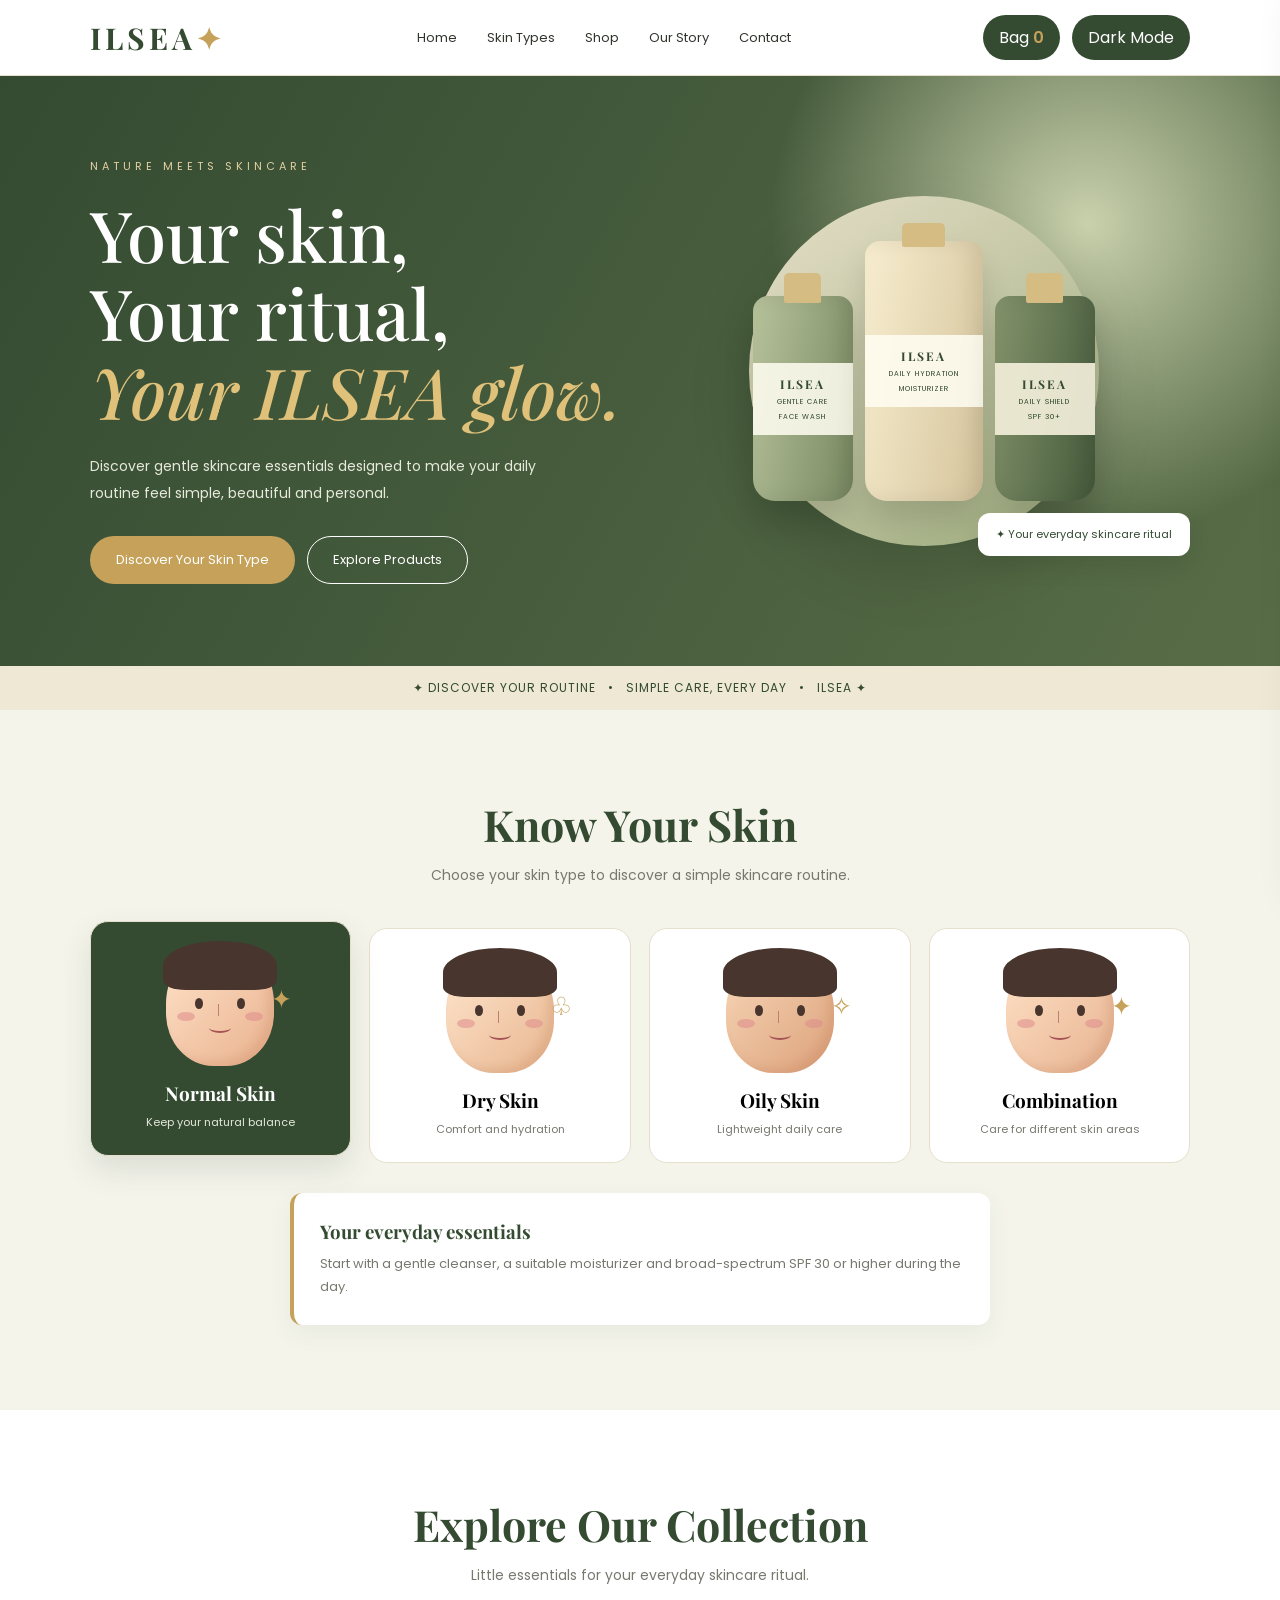
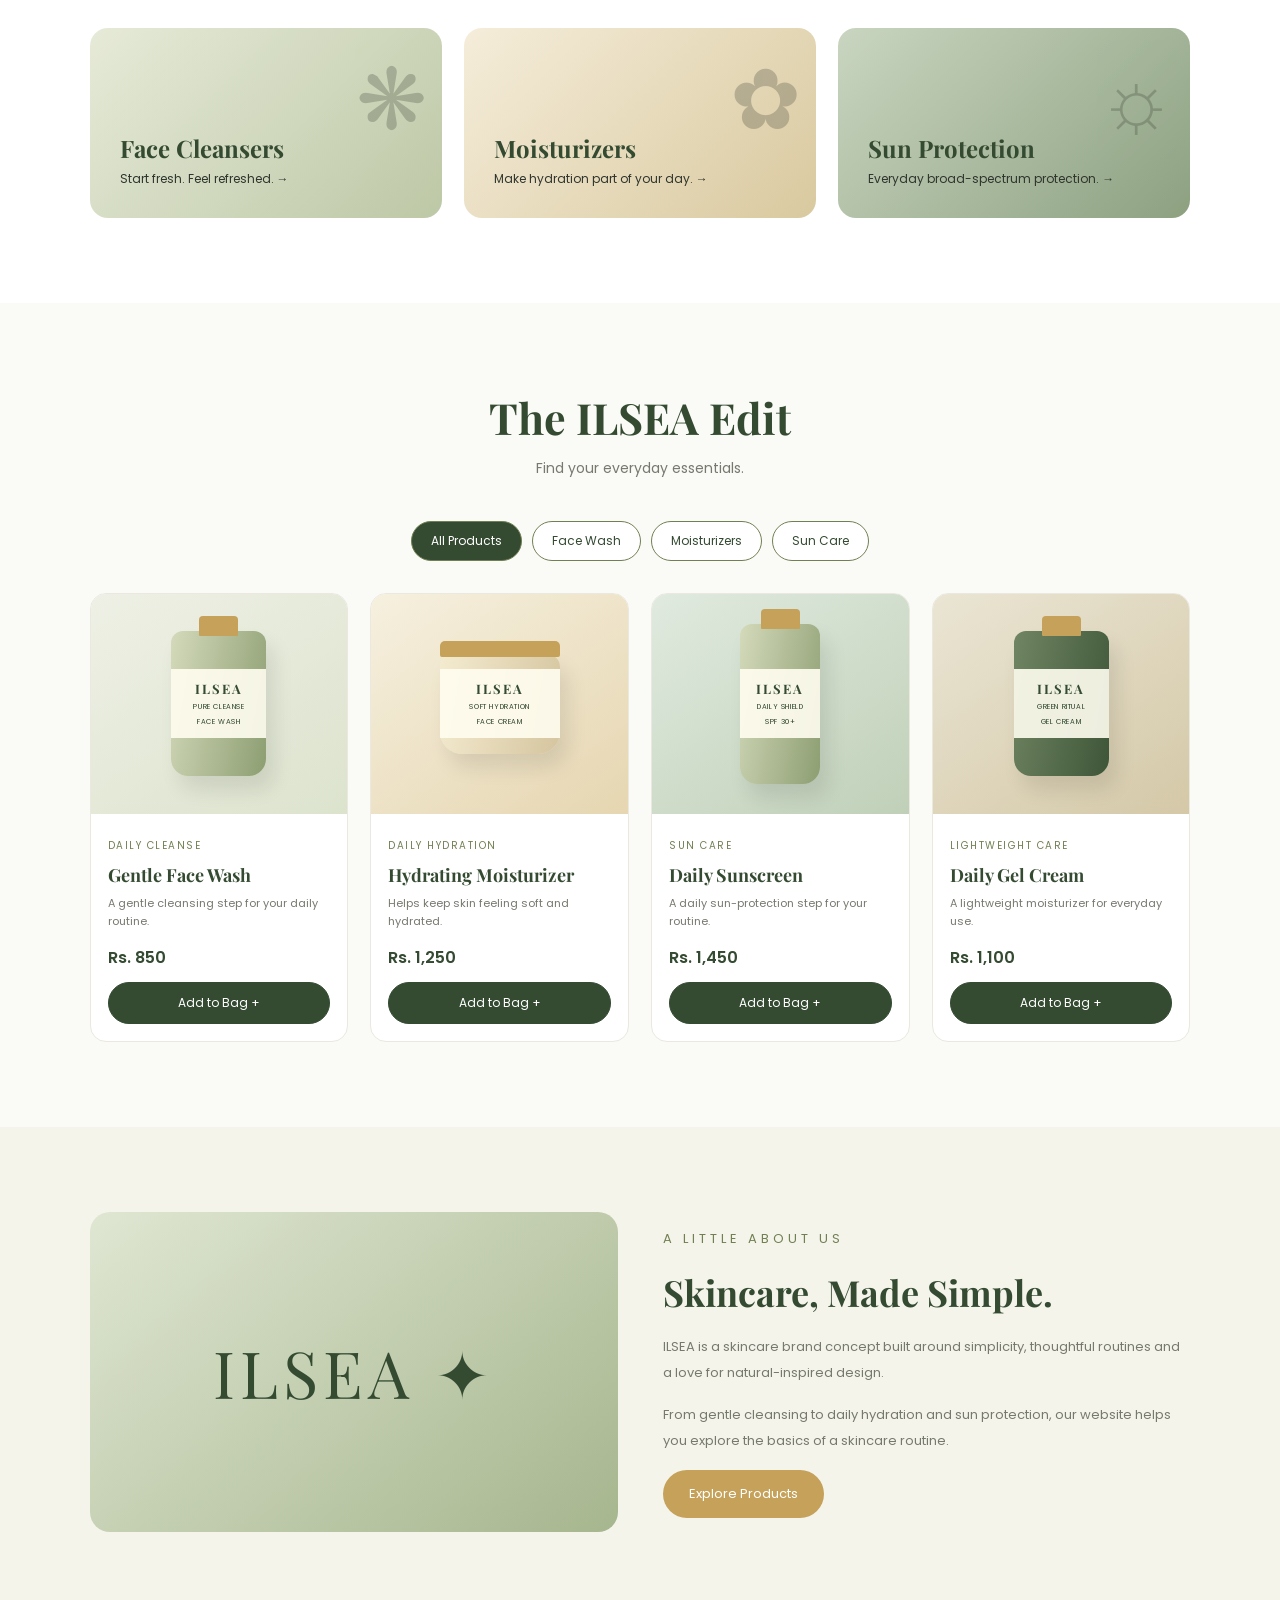
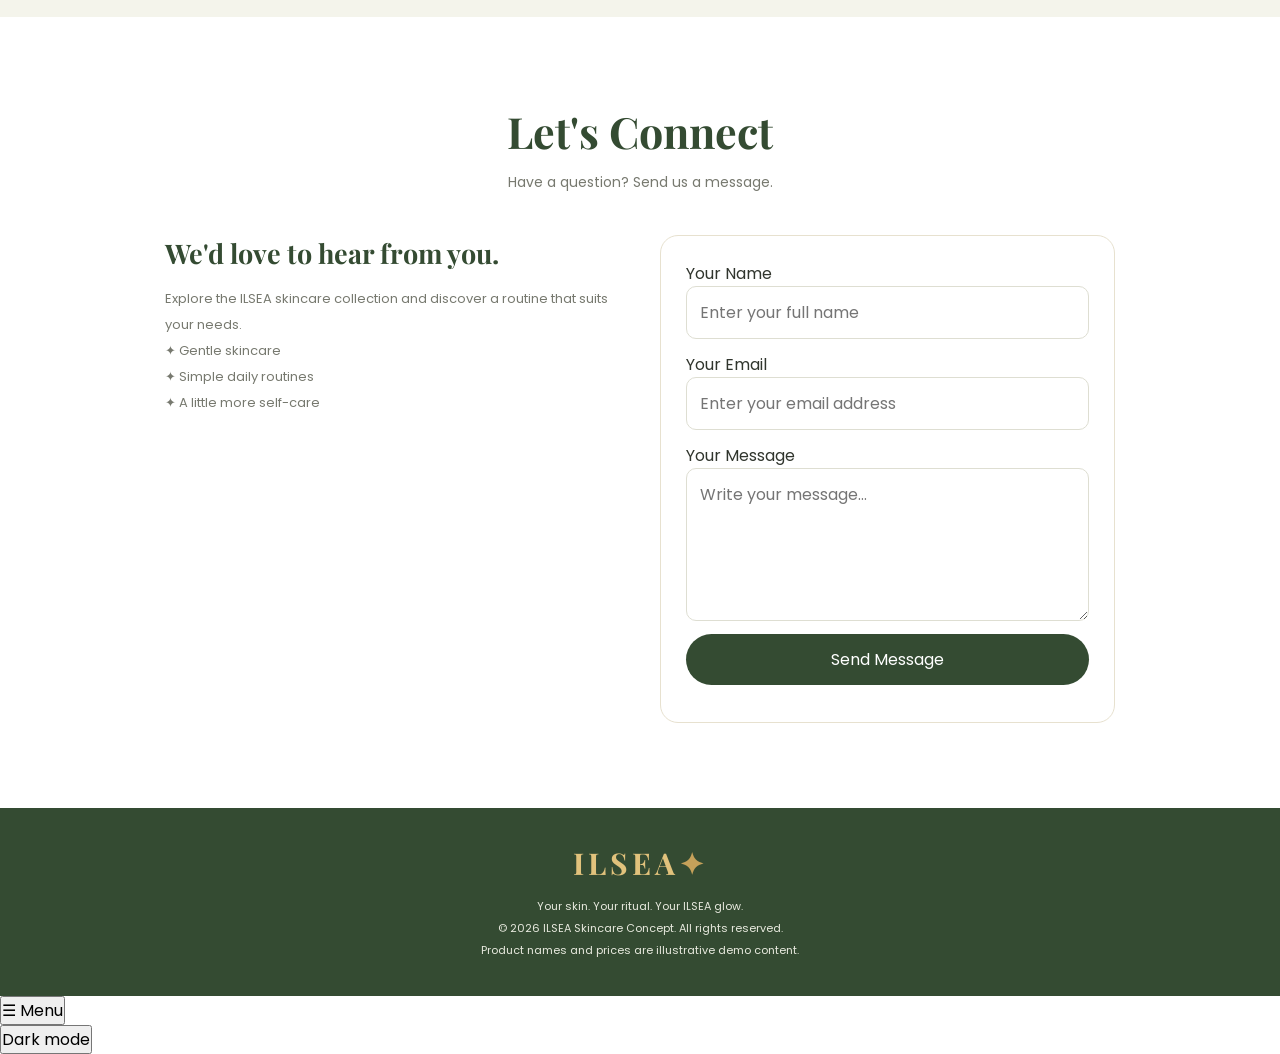
<file: index.html>
<!DOCTYPE html>
<html lang="en">
<head>
<meta charset="UTF-8">
<meta name="viewport" content="width=device-width, initial-scale=1.0">

<title>ILSEA | Pure Skincare</title>

<style>
@import url('https://fonts.googleapis.com/css2?family=Playfair+Display:wght@500;600;700&family=Poppins:wght@300;400;500;600&display=swap');

:root {
    --green: #344b32;
    --olive: #718052;
    --light: #f4f4eb;
    --gold: #c5a15a;
    --white: #ffffff;
    --text: #30352d;
    --muted: #77796f;
}

* {
    margin: 0;
    padding: 0;
    box-sizing: border-box;
}

html {
    scroll-behavior: smooth;
    scroll-padding-top: 85px;
}

body {
    font-family: 'Poppins', sans-serif;
    color: var(--text);
    background: var(--white);
}

button, input, textarea {
    font: inherit;
}

button, a {
    -webkit-tap-highlight-color: transparent;
}

a {
    text-decoration: none;
    color: inherit;
}

button {
    cursor: pointer;
}

h1, h2, h3 {
    font-family: 'Playfair Display', serif;
}

section {
    padding: 85px 7%;
}

.section-title {
    text-align: center;
    font-size: clamp(30px, 4vw, 43px);
    color: var(--green);
    margin-bottom: 12px;
}

.section-subtitle {
    text-align: center;
    color: var(--muted);
    margin-bottom: 42px;
    font-size: 14px;
}

/* HEADER */

header {
    position: sticky;
    top: 0;
    z-index: 100;
    height: 76px;
    padding: 0 7%;
    display: flex;
    align-items: center;
    justify-content: space-between;
    background: rgba(255,255,255,.97);
    border-bottom: 1px solid #e6dfcc;
}

.logo {
    font-family: 'Playfair Display', serif;
    font-size: 30px;
    font-weight: 700;
    letter-spacing: 4px;
    color: var(--green);
}

.logo span {
    color: var(--gold);
}

nav {
    display: flex;
    gap: 30px;
    align-items: center;
}

nav a {
    font-size: 13px;
    transition: .25s;
}

nav a:hover {
    color: var(--olive);
}

.header-actions {
    display: flex;
    align-items: center;
    gap: 12px;
}

.cart-button {
    background: var(--green);
    color: white;
    border: 0;
    border-radius: 30px;
    padding: 10px 16px;
}

.cart-button span {
    color: var(--gold);
    font-weight: 600;
}

.menu-button {
    display: none;
    border: 0;
    background: transparent;
    color: var(--green);
    font-size: 27px;
}

/* HERO */

.hero {
    min-height: 590px;
    padding: 70px 7%;
    display: grid;
    grid-template-columns: 1fr 1fr;
    align-items: center;
    gap: 35px;
    overflow: hidden;
    background:
        radial-gradient(circle at 85% 25%, #c9d0ac 0, transparent 27%),
        linear-gradient(120deg, #344b32, #586d47);
    color: white;
}

.eyebrow {
    text-transform: uppercase;
    letter-spacing: 4px;
    font-size: 11px;
    color: #e3d1a2;
    margin-bottom: 20px;
}

.hero h1 {
    font-size: clamp(42px, 5.5vw, 72px);
    line-height: 1.12;
    font-weight: 500;
    margin-bottom: 22px;
}

.hero h1 span {
    color: #e0c17a;
    font-style: italic;
}

.hero-text {
    max-width: 470px;
    line-height: 1.9;
    color: #e6e9dc;
    font-size: 14px;
    margin-bottom: 30px;
}

.button {
    display: inline-block;
    border: 1px solid transparent;
    border-radius: 30px;
    padding: 13px 25px;
    font-size: 13px;
    transition: .3s;
}

.button.gold {
    background: var(--gold);
    color: white;
}

.button.outline {
    border-color: white;
    color: white;
    margin-left: 8px;
}

.button:hover {
    transform: translateY(-3px);
    box-shadow: 0 8px 22px #00000020;
}

/* HERO PRODUCTS */

.hero-visual {
    min-height: 400px;
    position: relative;
    display: flex;
    align-items: center;
    justify-content: center;
}

.hero-circle {
    position: absolute;
    width: 350px;
    height: 350px;
    border-radius: 50%;
    background: linear-gradient(145deg, #e6dfc8, #9cab7c);
    box-shadow: 0 25px 65px #00000020;
}

.hero-bottles {
    position: relative;
    z-index: 2;
    width: min(100%, 420px);
    display: flex;
    justify-content: center;
    align-items: end;
    gap: 12px;
}

.bottle {
    position: relative;
    width: 100px;
    height: 205px;
    border-radius: 15px 15px 22px 22px;
    display: flex;
    flex-direction: column;
    align-items: center;
    justify-content: center;
    box-shadow: inset -10px 0 20px #00000012,
                0 20px 30px #00000022;
    animation: float 4s ease-in-out infinite;
}

.bottle:nth-child(2) {
    height: 260px;
    width: 118px;
    animation-delay: .6s;
}

.bottle:nth-child(3) {
    animation-delay: 1s;
}

.bottle.green {
    background: linear-gradient(100deg, #b7c29b, #788961);
}

.bottle.cream {
    background: linear-gradient(100deg, #f7edcf, #d5c49c);
}

.bottle.olive {
    background: linear-gradient(100deg, #83936b, #455a3b);
}

.bottle .cap {
    position: absolute;
    width: 37px;
    height: 30px;
    top: -23px;
    border-radius: 5px 5px 2px 2px;
    background: #d4bc83;
}

.bottle:nth-child(2) .cap {
    width: 43px;
    height: 24px;
    top: -18px;
}

.bottle .label {
    text-align: center;
    color: var(--green);
    width: 100%;
    background: #fffdf2dd;
    padding: 13px 3px;
}

.bottle.olive .label {
    background: #f4f0dbe8;
}

.label strong {
    display: block;
    font-family: 'Playfair Display', serif;
    font-size: 12px;
    letter-spacing: 2px;
}

.label small {
    display: block;
    font-size: 7px;
    letter-spacing: 1px;
    margin-top: 5px;
}

.hero-note {
    position: absolute;
    z-index: 3;
    right: 0;
    bottom: 15px;
    background: #fff;
    color: var(--green);
    padding: 13px 18px;
    border-radius: 12px;
    box-shadow: 0 10px 25px #00000015;
    font-size: 11px;
}

@keyframes float {
    0%,100% { transform: translateY(0); }
    50% { transform: translateY(-13px); }
}

/* ANNOUNCEMENT */

.announcement {
    background: #eee8d4;
    color: var(--green);
    text-align: center;
    padding: 13px;
    font-size: 12px;
    letter-spacing: 1px;
}

/* SKIN QUIZ */

.skin-section {
    background: var(--light);
}

.skin-grid {
    display: grid;
    grid-template-columns: repeat(4, minmax(0, 1fr));
    gap: 18px;
}

.skin-card {
    background: white;
    border: 1px solid #e5dfcc;
    border-radius: 18px;
    padding: 24px 12px;
    text-align: center;
    transition: .35s;
}

.skin-card:hover,
.skin-card.active {
    background: var(--green);
    color: white;
    transform: translateY(-7px);
    box-shadow: 0 14px 30px #344b3220;
}

.skin-card h3 {
    font-size: 19px;
    margin: 14px 0 8px;
}

.skin-card p {
    color: var(--muted);
    font-size: 11px;
}

.skin-card:hover p,
.skin-card.active p {
    color: #e4e8da;
}

/* CSS FACE ILLUSTRATIONS */

.face {
    width: 108px;
    height: 120px;
    margin: 0 auto;
    position: relative;
    border-radius: 48% 48% 44% 44%;
    background: linear-gradient(135deg, #ffe3c9, #e9b18e);
    box-shadow: inset -7px -5px 10px #b56f4930;
    animation: faceFloat 3s ease-in-out infinite;
}

.skin-card:nth-child(2) .face {
    background: linear-gradient(135deg, #ffe6cf, #e8b68f);
}

.skin-card:nth-child(3) .face {
    background: linear-gradient(135deg, #f8d8b9, #dca17a);
}

.skin-card:nth-child(4) .face {
    background: linear-gradient(135deg, #ffe2c7, #e7b391);
}

.hair {
    position: absolute;
    top: -5px;
    left: -3px;
    width: 114px;
    height: 49px;
    background: #48352d;
    border-radius: 55% 55% 22% 22%;
}

.eye {
    position: absolute;
    top: 52px;
    width: 8px;
    height: 11px;
    background: #48352d;
    border-radius: 50%;
    animation: blink 4s infinite;
    z-index: 2;
}

.eye.left { left: 29px; }
.eye.right { right: 29px; }

.blush {
    position: absolute;
    top: 66px;
    width: 18px;
    height: 9px;
    border-radius: 50%;
    background: #df8d8c;
    opacity: .55;
}

.blush.left { left: 11px; }
.blush.right { right: 11px; }

.nose {
    position: absolute;
    top: 58px;
    left: 52px;
    height: 12px;
    border-left: 1px solid #bd816d;
}

.mouth {
    position: absolute;
    top: 77px;
    left: 43px;
    width: 22px;
    height: 10px;
    border-bottom: 2px solid #a65355;
    border-radius: 50%;
}

.face-decoration {
    position: absolute;
    top: 35px;
    right: -18px;
    color: var(--gold);
    font-size: 25px;
    animation: twinkle 2s infinite;
}

@keyframes faceFloat {
    0%,100% { translate: 0 0; }
    50% { translate: 0 -5px; }
}

@keyframes blink {
    0%, 92%, 100% { transform: scaleY(1); }
    95% { transform: scaleY(.1); }
}

@keyframes twinkle {
    0%,100% { opacity: .6; transform: scale(.9); }
    50% { opacity: 1; transform: scale(1.2); }
}

.skin-result {
    max-width: 700px;
    margin: 30px auto 0;
    padding: 26px;
    background: white;
    border-left: 4px solid var(--gold);
    border-radius: 12px;
    box-shadow: 0 8px 25px #344b3210;
}

.skin-result h3 {
    color: var(--green);
    margin-bottom: 8px;
}

.skin-result p {
    color: var(--muted);
    font-size: 13px;
    line-height: 1.8;
}

/* CATEGORIES */

.category-grid {
    display: grid;
    grid-template-columns: repeat(3, 1fr);
    gap: 22px;
}

.category {
    position: relative;
    overflow: hidden;
    min-height: 190px;
    border-radius: 18px;
    padding: 30px;
    display: flex;
    flex-direction: column;
    justify-content: end;
    background: linear-gradient(135deg, #e6ead8, #bdc8a6);
    transition: .3s;
}

.category:nth-child(2) {
    background: linear-gradient(135deg, #f5edda, #d9c99f);
}

.category:nth-child(3) {
    background: linear-gradient(135deg, #c9d5c0, #8da181);
}

.category:hover {
    transform: translateY(-5px);
}

.category .decor {
    position: absolute;
    top: 8px;
    right: 15px;
    font-size: 85px;
    opacity: .25;
}

.category h3 {
    font-size: 24px;
    color: var(--green);
    position: relative;
}

.category p {
    font-size: 12px;
    position: relative;
    margin-top: 6px;
}

/* PRODUCTS */

.products-section {
    background: #fafaf6;
}

.filters {
    display: flex;
    flex-wrap: wrap;
    justify-content: center;
    gap: 10px;
    margin-bottom: 32px;
}

.filter-btn {
    border: 1px solid var(--olive);
    color: var(--green);
    background: white;
    padding: 10px 19px;
    border-radius: 30px;
    font-size: 12px;
    transition: .25s;
}

.filter-btn:hover,
.filter-btn.active {
    background: var(--green);
    color: white;
}

.product-grid {
    display: grid;
    grid-template-columns: repeat(4, minmax(0, 1fr));
    gap: 22px;
}

.product-card {
    background: white;
    border: 1px solid #eae8df;
    border-radius: 16px;
    overflow: hidden;
    transition: .3s;
}

.product-card:hover {
    transform: translateY(-7px);
    box-shadow: 0 15px 35px #344b3215;
}

.product-card.hidden {
    display: none;
}

.product-art {
    height: 220px;
    display: flex;
    align-items: center;
    justify-content: center;
    position: relative;
    overflow: hidden;
    background: linear-gradient(145deg, #eef0e5, #dce3cd);
}

.product-card:nth-child(2) .product-art {
    background: linear-gradient(145deg, #f6f0df, #e6d6b1);
}

.product-card:nth-child(3) .product-art {
    background: linear-gradient(145deg, #e0eadf, #c0d0b8);
}

.product-card:nth-child(4) .product-art {
    background: linear-gradient(145deg, #eae5d4, #d4c8a7);
}

.product-bottle {
    position: relative;
    width: 95px;
    height: 145px;
    border-radius: 12px 12px 17px 17px;
    background: linear-gradient(100deg, #d4dabb, #8d9e72);
    display: flex;
    align-items: center;
    justify-content: center;
    box-shadow: 8px 14px 20px #00000018;
    transition: .35s;
}

.product-card:hover .product-bottle {
    transform: translateY(-6px) rotate(-2deg);
}

.product-bottle.tall {
    height: 160px;
    width: 80px;
}

.product-bottle.jar {
    height: 100px;
    width: 120px;
    border-radius: 13px 13px 22px 22px;
    background: linear-gradient(100deg, #f4ebd0, #d5c59f);
}

.product-bottle.dark {
    background: linear-gradient(100deg, #708563, #3e5638);
}

.product-bottle .lid {
    position: absolute;
    width: 39px;
    height: 20px;
    background: #c5a15a;
    border-radius: 4px 4px 1px 1px;
    top: -15px;
}

.product-bottle.jar .lid {
    width: 120px;
    height: 16px;
    top: -13px;
    border-radius: 5px 5px 2px 2px;
}

.product-label {
    width: 100%;
    background: #fffdf0e8;
    padding: 11px 2px;
    text-align: center;
    color: var(--green);
}

.product-label strong {
    font-family: 'Playfair Display', serif;
    display: block;
    letter-spacing: 2px;
    font-size: 13px;
}

.product-label small {
    display: block;
    font-size: 7px;
    margin-top: 5px;
    letter-spacing: .6px;
}

.product-info {
    padding: 17px;
}

.product-category {
    font-size: 10px;
    text-transform: uppercase;
    letter-spacing: 1.5px;
    color: var(--olive);
}

.product-info h3 {
    font-size: 18px;
    margin: 7px 0;
    color: var(--green);
}

.product-info p {
    color: var(--muted);
    font-size: 11px;
    line-height: 1.7;
    min-height: 39px;
}

.product-price {
    font-weight: 600;
    color: var(--green);
    margin: 12px 0;
}

.add-btn {
    width: 100%;
    padding: 11px;
    border: 1px solid var(--green);
    border-radius: 25px;
    background: var(--green);
    color: white;
    font-size: 12px;
    transition: .25s;
}

.add-btn:hover {
    background: var(--gold);
    border-color: var(--gold);
}

/* ABOUT */

.about-section {
    background: var(--light);
}

.about-wrap {
    display: grid;
    grid-template-columns: 1fr 1fr;
    gap: 45px;
    align-items: center;
}

.about-art {
    min-height: 320px;
    border-radius: 20px;
    background: linear-gradient(140deg, #dfe6d2, #a6b68e);
    display: flex;
    align-items: center;
    justify-content: center;
    overflow: hidden;
}

.about-art .big-logo {
    font-family: 'Playfair Display', serif;
    font-size: clamp(38px, 6vw, 65px);
    letter-spacing: 5px;
    color: var(--green);
    animation: float 4s infinite;
}

.about-text h2 {
    font-size: 36px;
    color: var(--green);
    margin-bottom: 18px;
}

.about-text p {
    font-size: 13px;
    line-height: 2;
    color: var(--muted);
    margin-bottom: 16px;
}

/* CONTACT */

.contact-wrap {
    display: grid;
    grid-template-columns: 1fr 1fr;
    gap: 40px;
    max-width: 950px;
    margin: auto;
}

.contact-info h3 {
    color: var(--green);
    font-size: 27px;
    margin-bottom: 15px;
}

.contact-info p {
    font-size: 13px;
    color: var(--muted);
    line-height: 2;
}

.contact-form {
    padding: 25px;
    border: 1px solid #e7e1cf;
    border-radius: 18px;
    background: #fff;
}

.contact-form input,
.contact-form textarea {
    display: block;
    width: 100%;
    border: 1px solid #deded2;
    border-radius: 10px;
    padding: 13px;
    margin-bottom: 13px;
    outline: none;
}

.contact-form input:focus,
.contact-form textarea:focus {
    border-color: var(--olive);
}

.contact-form textarea {
    min-height: 110px;
    resize: vertical;
}

.contact-form button {
    width: 100%;
    border: none;
    background: var(--green);
    color: white;
    padding: 13px;
    border-radius: 30px;
}

#formMessage {
    margin-top: 12px;
    color: var(--green);
    font-size: 12px;
}

/* FOOTER */

footer {
    background: var(--green);
    color: #e8eadf;
    text-align: center;
    padding: 35px 7%;
}

footer .logo {
    color: #e1c27c;
    margin-bottom: 12px;
    display: inline-block;
}

footer p {
    font-size: 11px;
    line-height: 2;
}

/* CART DRAWER */

.cart-overlay {
    position: fixed;
    inset: 0;
    background: #00000065;
    z-index: 199;
    opacity: 0;
    visibility: hidden;
    transition: .3s;
}

.cart-overlay.open {
    opacity: 1;
    visibility: visible;
}

.cart-drawer {
    position: fixed;
    z-index: 200;
    top: 0;
    right: -430px;
    width: 400px;
    max-width: 92%;
    height: 100%;
    background: white;
    display: flex;
    flex-direction: column;
    transition: .35s;
    box-shadow: -10px 0 40px #00000020;
}

.cart-drawer.open {
    right: 0;
}

.cart-head {
    display: flex;
    justify-content: space-between;
    align-items: center;
    padding: 22px;
    border-bottom: 1px solid #e5dfcc;
}

.cart-head h2 {
    color: var(--green);
}

.close-cart {
    border: none;
    background: transparent;
    font-size: 27px;
    color: var(--green);
}

.cart-items {
    flex: 1;
    overflow: auto;
    padding: 20px;
}

.cart-item {
    display: flex;
    justify-content: space-between;
    gap: 10px;
    border-bottom: 1px solid #eee;
    padding: 14px 0;
}

.cart-item h4 {
    color: var(--green);
    font-size: 13px;
}

.cart-item p {
    color: var(--muted);
    font-size: 12px;
    margin-top: 5px;
}

.remove-btn {
    border: none;
    background: transparent;
    color: #a34e43;
    font-size: 11px;
    margin-top: 6px;
}

.cart-total {
    background: var(--light);
    padding: 22px;
}

.total-row {
    display: flex;
    justify-content: space-between;
    font-weight: 600;
    color: var(--green);
    margin-bottom: 16px;
}

.checkout-btn {
    width: 100%;
    background: var(--green);
    color: white;
    border: none;
    border-radius: 30px;
    padding: 13px;
}

.empty-cart {
    text-align: center;
    color: var(--muted);
    font-size: 13px;
    margin-top: 40px;
}

/* SCROLL ANIMATION */

.reveal {
    opacity: 0;
    transform: translateY(25px);
    transition: opacity .7s ease, transform .7s ease;
}

.reveal.visible {
    opacity: 1;
    transform: translateY(0);
}

/* MOBILE RESPONSIVE */

@media (max-width: 1000px) {
    .product-grid {
        grid-template-columns: repeat(2, minmax(0, 1fr));
    }

    .hero {
        grid-template-columns: 1fr 1fr;
    }

    .skin-grid {
        grid-template-columns: repeat(2, minmax(0, 1fr));
    }
}

@media (max-width: 700px) {
    header {
        height: 68px;
        padding: 0 5%;
    }

    .logo {
        font-size: 25px;
    }

    .menu-button {
        display: block;
    }

    nav {
        display: none;
        position: absolute;
        top: 68px;
        left: 0;
        width: 100%;
        padding: 15px 6%;
        background: white;
        flex-direction: column;
        align-items: stretch;
        gap: 0;
        border-bottom: 1px solid #e5dfcc;
    }

    nav.open {
        display: flex;
    }

    nav a {
        padding: 13px 0;
        border-bottom: 1px solid #f0eee6;
    }

    .cart-button {
        padding: 8px 11px;
        font-size: 12px;
    }

    section {
        padding: 60px 5%;
    }

    .hero {
        grid-template-columns: 1fr;
        text-align: center;
        padding: 65px 5% 40px;
    }

    .hero-text {
        margin-left: auto;
        margin-right: auto;
    }

    .hero-visual {
        min-height: 310px;
    }

    .hero-circle {
        width: 260px;
        height: 260px;
    }

    .hero-bottles {
        transform: scale(.85);
    }

    .hero-note {
        right: 0;
        bottom: 0;
    }

    .category-grid {
        grid-template-columns: 1fr;
    }

    .about-wrap,
    .contact-wrap {
        grid-template-columns: 1fr;
    }

    .about-art {
        min-height: 240px;
    }

    .about-text h2 {
        font-size: 30px;
    }

    .product-grid {
        gap: 13px;
    }

    .product-art {
        height: 175px;
    }

    .product-info {
        padding: 12px;
    }

    .product-info h3 {
        font-size: 15px;
    }

    .product-info p {
        font-size: 10px;
    }

    .product-bottle {
        transform: scale(.85);
    }

    .product-card:hover .product-bottle {
        transform: scale(.85) translateY(-5px);
    }

    .skin-card {
        padding: 20px 8px;
    }

    .skin-card h3 {
        font-size: 16px;
    }

    .face {
        transform: scale(.85);
        margin-bottom: -5px;
    }
}

@media (prefers-reduced-motion: reduce) {
    *, *::before, *::after {
        animation-duration: .01ms !important;
        animation-iteration-count: 1 !important;
        scroll-behavior: auto !important;
        transition-duration: .01ms !important;
    }

    .reveal {
        opacity: 1;
        transform: none;
    }
}
/* DARK MODE */
body.dark-mode {
    background: #1e1e1e;
    color: #f5f5f5;
}

body.dark-mode header {
    background: #292929;
    border-bottom-color: #444;
}

body.dark-mode nav a {
    color: #f5f5f5;
}

body.dark-mode section {
    background-color: #1e1e1e;
}

body.dark-mode footer {
    background: #292929;
    color: #f5f5f5;
}
</style>
<script src="script.js" defer></script>
</head>

<body>

<!-- HEADER -->

<header>
    <a href="#home" class="logo">ILSEA<span>✦</span></a>

    <nav id="nav">
        <a href="#home">Home</a>
        <a href="#skin">Skin Types</a>
        <a href="#shop">Shop</a>
        <a href="#about">Our Story</a>
        <a href="#contact">Contact</a>
    </nav>

    <div class="header-actions">
        <button class="cart-button" id="openCart">
            Bag <span id="cartCount">0</span>
        </button>
        <button class="cart-button" id="themeButton">Dark Mode</button>
        <button class="menu-button" id="menuButton" aria-label="Open menu">☰</button>
    </div>
</header>

<!-- HOME PAGE -->

<section class="hero" id="home">

    <div class="hero-content reveal">
        <p class="eyebrow">Nature meets skincare</p>

        <h1>
            Your skin,<br>
            Your ritual,<br>
            <span>Your ILSEA glow.</span>
        </h1>

        <p class="hero-text">
            Discover gentle skincare essentials designed to make
            your daily routine feel simple, beautiful and personal.
        </p>

        <a href="#skin" class="button gold">Discover Your Skin Type</a>
        <a href="#shop" class="button outline">Explore Products</a>
    </div>

    <div class="hero-visual">
        <div class="hero-circle"></div>

        <div class="hero-bottles">

            <div class="bottle green">
                <div class="cap"></div>
                <div class="label">
                    <strong>ILSEA</strong>
                    <small>GENTLE CARE</small>
                    <small>FACE WASH</small>
                </div>
            </div>

            <div class="bottle cream">
                <div class="cap"></div>
                <div class="label">
                    <strong>ILSEA</strong>
                    <small>DAILY HYDRATION</small>
                    <small>MOISTURIZER</small>
                </div>
            </div>

            <div class="bottle olive">
                <div class="cap"></div>
                <div class="label">
                    <strong>ILSEA</strong>
                    <small>DAILY SHIELD</small>
                    <small>SPF 30+</small>
                </div>
            </div>

        </div>

        <div class="hero-note">
            ✦ Your everyday skincare ritual
        </div>
    </div>

</section>

<div class="announcement">
    ✦ DISCOVER YOUR ROUTINE &nbsp; • &nbsp; SIMPLE CARE, EVERY DAY &nbsp; • &nbsp; ILSEA ✦
</div>

<!-- SKIN TYPES -->

<section class="skin-section" id="skin">

    <h2 class="section-title">Know Your Skin</h2>

    <p class="section-subtitle">
        Choose your skin type to discover a simple skincare routine.
    </p>

    <div class="skin-grid">

        <button class="skin-card active" data-skin="normal">

            <div class="face">
                <div class="hair"></div>
                <div class="eye left"></div>
                <div class="eye right"></div>
                <div class="blush left"></div>
                <div class="blush right"></div>
                <div class="nose"></div>
                <div class="mouth"></div>
                <span class="face-decoration">✦</span>
            </div>

            <h3>Normal Skin</h3>
            <p>Keep your natural balance</p>

        </button>

        <button class="skin-card" data-skin="dry">

            <div class="face">
                <div class="hair"></div>
                <div class="eye left"></div>
                <div class="eye right"></div>
                <div class="blush left"></div>
                <div class="blush right"></div>
                <div class="nose"></div>
                <div class="mouth"></div>
                <span class="face-decoration">♧</span>
            </div>

            <h3>Dry Skin</h3>
            <p>Comfort and hydration</p>

        </button>

        <button class="skin-card" data-skin="oily">

            <div class="face">
                <div class="hair"></div>
                <div class="eye left"></div>
                <div class="eye right"></div>
                <div class="blush left"></div>
                <div class="blush right"></div>
                <div class="nose"></div>
                <div class="mouth"></div>
                <span class="face-decoration">✧</span>
            </div>

            <h3>Oily Skin</h3>
            <p>Lightweight daily care</p>

        </button>

        <button class="skin-card" data-skin="combination">

            <div class="face">
                <div class="hair"></div>
                <div class="eye left"></div>
                <div class="eye right"></div>
                <div class="blush left"></div>
                <div class="blush right"></div>
                <div class="nose"></div>
                <div class="mouth"></div>
                <span class="face-decoration">✦</span>
            </div>

            <h3>Combination</h3>
            <p>Care for different skin areas</p>

        </button>

    </div>

    <div class="skin-result">
        <h3 id="routineTitle">Your everyday essentials</h3>

        <p id="routineText">
            Start with a gentle cleanser, a suitable moisturizer
            and broad-spectrum SPF 30 or higher during the day.
        </p>
    </div>

</section>

<!-- CATEGORIES -->

<section id="categories">

    <h2 class="section-title">Explore Our Collection</h2>

    <p class="section-subtitle">
        Little essentials for your everyday skincare ritual.
    </p>

    <div class="category-grid">

        <a href="#shop" class="category" data-category="cleanser">
            <span class="decor">❋</span>
            <h3>Face Cleansers</h3>
            <p>Start fresh. Feel refreshed. →</p>
        </a>

        <a href="#shop" class="category" data-category="moisturizer">
            <span class="decor">✿</span>
            <h3>Moisturizers</h3>
            <p>Make hydration part of your day. →</p>
        </a>

        <a href="#shop" class="category" data-category="sunscreen">
            <span class="decor">☼</span>
            <h3>Sun Protection</h3>
            <p>Everyday broad-spectrum protection. →</p>
        </a>

    </div>

</section>

<!-- SHOP -->

<section class="products-section" id="shop">

    <h2 class="section-title">The ILSEA Edit</h2>

    <p class="section-subtitle">
        Find your everyday essentials.
    </p>

    <div class="filters">
        <button class="filter-btn active" data-filter="all">All Products</button>
        <button class="filter-btn" data-filter="cleanser">Face Wash</button>
        <button class="filter-btn" data-filter="moisturizer">Moisturizers</button>
        <button class="filter-btn" data-filter="sunscreen">Sun Care</button>
    </div>

    <div class="product-grid">

        <!-- PRODUCT 1 -->

        <article class="product-card reveal" data-category="cleanser">

            <div class="product-art">
                <div class="product-bottle">
                    <div class="lid"></div>
                    <div class="product-label">
                        <strong>ILSEA</strong>
                        <small>PURE CLEANSE</small>
                        <small>FACE WASH</small>
                    </div>
                </div>
            </div>

            <div class="product-info">
                <span class="product-category">Daily Cleanse</span>
                <h3>Gentle Face Wash</h3>
                <p>A gentle cleansing step for your daily routine.</p>
                <div class="product-price">Rs. 850</div>

                <button class="add-btn"
                    data-name="Gentle Face Wash"
                    data-price="850">
                    Add to Bag +
                </button>
            </div>

        </article>

        <!-- PRODUCT 2 -->

        <article class="product-card reveal" data-category="moisturizer">

            <div class="product-art">
                <div class="product-bottle jar">
                    <div class="lid"></div>
                    <div class="product-label">
                        <strong>ILSEA</strong>
                        <small>SOFT HYDRATION</small>
                        <small>FACE CREAM</small>
                    </div>
                </div>
            </div>

            <div class="product-info">
                <span class="product-category">Daily Hydration</span>
                <h3>Hydrating Moisturizer</h3>
                <p>Helps keep skin feeling soft and hydrated.</p>
                <div class="product-price">Rs. 1,250</div>

                <button class="add-btn"
                    data-name="Hydrating Moisturizer"
                    data-price="1250">
                    Add to Bag +
                </button>
            </div>

        </article>

        <!-- PRODUCT 3 -->

        <article class="product-card reveal" data-category="sunscreen">

            <div class="product-art">
                <div class="product-bottle tall">
                    <div class="lid"></div>
                    <div class="product-label">
                        <strong>ILSEA</strong>
                        <small>DAILY SHIELD</small>
                        <small>SPF 30+</small>
                    </div>
                </div>
            </div>

            <div class="product-info">
                <span class="product-category">Sun Care</span>
                <h3>Daily Sunscreen</h3>
                <p>A daily sun-protection step for your routine.</p>
                <div class="product-price">Rs. 1,450</div>

                <button class="add-btn"
                    data-name="Daily Sunscreen"
                    data-price="1450">
                    Add to Bag +
                </button>
            </div>

        </article>

        <!-- PRODUCT 4 -->

        <article class="product-card reveal" data-category="moisturizer">

            <div class="product-art">
                <div class="product-bottle dark">
                    <div class="lid"></div>
                    <div class="product-label">
                        <strong>ILSEA</strong>
                        <small>GREEN RITUAL</small>
                        <small>GEL CREAM</small>
                    </div>
                </div>
            </div>

            <div class="product-info">
                <span class="product-category">Lightweight Care</span>
                <h3>Daily Gel Cream</h3>
                <p>A lightweight moisturizer for everyday use.</p>
                <div class="product-price">Rs. 1,100</div>

                <button class="add-btn"
                    data-name="Daily Gel Cream"
                    data-price="1100">
                    Add to Bag +
                </button>
            </div>

        </article>

    </div>

</section>

<!-- ABOUT -->

<section class="about-section" id="about">

    <div class="about-wrap">

        <div class="about-art reveal">
            <div class="big-logo">ILSEA ✦</div>
        </div>

        <div class="about-text reveal">

            <p class="eyebrow" style="color:#718052">
                A little about us
            </p>

            <h2>Skincare, Made Simple.</h2>

            <p>
                ILSEA is a skincare brand concept built around
                simplicity, thoughtful routines and a love for
                natural-inspired design.
            </p>

            <p>
                From gentle cleansing to daily hydration and
                sun protection, our website helps you explore
                the basics of a skincare routine.
            </p>

            <a href="#shop" class="button gold">Explore Products</a>

        </div>

    </div>

</section>

<!-- CONTACT -->

<section id="contact">

    <h2 class="section-title">Let's Connect</h2>

    <p class="section-subtitle">
        Have a question? Send us a message.
    </p>

    <div class="contact-wrap">

        <div class="contact-info">
            <h3>We'd love to hear from you.</h3>

            <p>
                Explore the ILSEA skincare collection and discover
                a routine that suits your needs.
            </p>

            <p>
                ✦ Gentle skincare<br>
                ✦ Simple daily routines<br>
                ✦ A little more self-care
            </p>
        </div>

<form class="contact-form" id="contactForm" novalidate>

    <label for="contactName">Your Name</label>
    <input
        type="text"
        id="contactName"
        placeholder="Enter your full name"
    >
    <small id="nameError" class="field-error"></small>

    <label for="contactEmail">Your Email</label>
    <input
        type="text"
        id="contactEmail"
        placeholder="Enter your email address"
    >
    <small id="emailError" class="field-error"></small>

    <label for="contactMessage">Your Message</label>
    <textarea
        id="contactMessage"
        placeholder="Write your message..."
        rows="5"
    ></textarea>
    <small id="messageError" class="field-error"></small>

    <button type="submit">Send Message</button>

    <p id="formMessage" role="status"></p>

</form>

    </div>

</section>

<!-- FOOTER -->

<footer>

    <a href="#home" class="logo">ILSEA<span>✦</span></a>

    <p>
        Your skin. Your ritual. Your ILSEA glow.
    </p>

    <p>
        © 2026 ILSEA Skincare Concept. All rights reserved.
    </p>

    <p>
        Product names and prices are illustrative demo content.
    </p>

</footer>

<!-- SHOPPING CART -->

<div class="cart-overlay" id="cartOverlay"></div>

<aside
    class="cart-drawer"
    id="cartDrawer"
    aria-label="Shopping bag"
    aria-hidden="true"
>

    <div class="cart-head">
        <h2>Your Bag</h2>
        <button class="close-cart" id="closeCart" aria-label="Close bag">
            ×
        </button>
    </div>

    <div class="cart-items" id="cartItems">
        <p class="empty-cart">Your bag is waiting for something lovely.</p>
    </div>

    <div class="cart-total">
        <div class="total-row">
            <span>Total</span>
            <span id="cartTotal">Rs. 0</span>
        </div>

        <button class="checkout-btn" id="checkoutButton">
            Continue
        </button>
    </div>

</aside>

<script>
document.addEventListener("DOMContentLoaded", function () {

    /* MOBILE MENU */

    const menuButton = document.getElementById("menuButton");
    const nav = document.getElementById("nav");

    menuButton.addEventListener("click", function () {
        const open = nav.classList.toggle("open");

        menuButton.textContent = open ? "×" : "☰";
        menuButton.setAttribute("aria-expanded", String(open));
    });

    nav.querySelectorAll("a").forEach(function (link) {
        link.addEventListener("click", function () {
            nav.classList.remove("open");
            menuButton.textContent = "☰";
            menuButton.setAttribute("aria-expanded", "false");
        });
    });

    /* SKIN TYPE ROUTINE */

    const routines = {
        normal: {
            title: "Your everyday essentials",
            text: "Start with a gentle cleanser, a suitable moisturizer and broad-spectrum SPF 30 or higher during the day."
        },

        dry: {
            title: "Comfort for dry skin",
            text: "Try a gentle cleanser and a richer moisturizer. Apply moisturizer while your skin is slightly damp, and use broad-spectrum SPF 30 or higher during the day."
        },

        oily: {
            title: "Lightweight care for oily skin",
            text: "Choose a gentle cleanser and a lightweight, non-comedogenic moisturizer. Oily skin still needs hydration and sun protection."
        },

        combination: {
            title: "Balanced care for combination skin",
            text: "Use a gentle cleanser, a suitable moisturizer and broad-spectrum SPF 30 or higher. Adjust moisturizer to the areas that need extra hydration."
        }
    };

    const skinCards = document.querySelectorAll(".skin-card");
    const routineTitle = document.getElementById("routineTitle");
    const routineText = document.getElementById("routineText");

    skinCards.forEach(function (card) {
        card.addEventListener("click", function () {

            skinCards.forEach(function (item) {
                item.classList.remove("active");
            });

            card.classList.add("active");

            const selected = routines[card.dataset.skin];

            if (selected) {
                routineTitle.textContent = selected.title;
                routineText.textContent = selected.text;
            }
        });
    });

    /* PRODUCT FILTERS */

    const filterButtons = document.querySelectorAll(".filter-btn");
    const products = document.querySelectorAll(".product-card");

    function filterProducts(category) {

        products.forEach(function (product) {

            const matches =
                category === "all" ||
                product.dataset.category === category;

            product.classList.toggle("hidden", !matches);
        });

        filterButtons.forEach(function (button) {
            button.classList.toggle(
                "active",
                button.dataset.filter === category
            );
        });
    }

    filterButtons.forEach(function (button) {
        button.addEventListener("click", function () {
            filterProducts(button.dataset.filter);
        });
    });

    document.querySelectorAll(".category").forEach(function (category) {
        category.addEventListener("click", function () {
            const selected = category.dataset.category;

            filterProducts(selected);

            filterButtons.forEach(function (button) {
                button.classList.toggle(
                    "active",
                    button.dataset.filter === selected
                );
            });
        });
    });

    /* SHOPPING CART */

    const cart = [];

    const openCartButton = document.getElementById("openCart");
    const closeCartButton = document.getElementById("closeCart");
    const cartDrawer = document.getElementById("cartDrawer");
    const cartOverlay = document.getElementById("cartOverlay");
    const cartItems = document.getElementById("cartItems");
    const cartCount = document.getElementById("cartCount");
    const cartTotal = document.getElementById("cartTotal");
    const checkoutButton = document.getElementById("checkoutButton");

    function openCart() {
        cartDrawer.classList.add("open");
        cartOverlay.classList.add("open");
        cartDrawer.setAttribute("aria-hidden", "false");
        document.body.style.overflow = "hidden";
    }

    function closeCart() {
        cartDrawer.classList.remove("open");
        cartOverlay.classList.remove("open");
        cartDrawer.setAttribute("aria-hidden", "true");
        document.body.style.overflow = "";
    }

    openCartButton.addEventListener("click", openCart);
    closeCartButton.addEventListener("click", closeCart);
    cartOverlay.addEventListener("click", closeCart);

    document.addEventListener("keydown", function (event) {
        if (event.key === "Escape") {
            closeCart();
        }
    });

    function renderCart() {

        cartCount.textContent = cart.reduce(function (sum, item) {
            return sum + item.quantity;
        }, 0);

        const total = cart.reduce(function (sum, item) {
            return sum + item.price * item.quantity;
        }, 0);

        cartTotal.textContent = "Rs. " + total.toLocaleString("en-PK");

        cartItems.replaceChildren();

        if (cart.length === 0) {
            const empty = document.createElement("p");
            empty.className = "empty-cart";
            empty.textContent =
                "Your bag is waiting for something lovely.";

            cartItems.appendChild(empty);
            return;
        }

        cart.forEach(function (item) {

            const row = document.createElement("div");
            row.className = "cart-item";

            const info = document.createElement("div");

            const name = document.createElement("h4");
            name.textContent = item.name;

            const price = document.createElement("p");
            price.textContent =
                "Rs. " + item.price.toLocaleString("en-PK") +
                " × " + item.quantity;

            const remove = document.createElement("button");
            remove.className = "remove-btn";
            remove.textContent = "Remove";
            remove.type = "button";

            remove.addEventListener("click", function () {
                const index = cart.indexOf(item);

                if (index !== -1) {
                    cart.splice(index, 1);
                }

                renderCart();
            });

            info.append(name, price, remove);
            row.appendChild(info);
            cartItems.appendChild(row);
        });
    }

    document.querySelectorAll(".add-btn").forEach(function (button) {

        button.addEventListener("click", function () {

            const name = button.dataset.name;
            const price = Number(button.dataset.price);

            if (!name || !Number.isFinite(price) || price < 0) {
                return;
            }

            const existing = cart.find(function (item) {
                return item.name === name;
            });

            if (existing) {
                existing.quantity++;
            } else {
                cart.push({
                    name: name,
                    price: price,
                    quantity: 1
                });
            }

            renderCart();
            openCart();

            const oldText = button.textContent;
            button.textContent = "Added ✓";

            window.setTimeout(function () {
                button.textContent = oldText;
            }, 1000);
        });
    });

    checkoutButton.addEventListener("click", function () {

        if (cart.length === 0) {
            alert("Your bag is empty. Add a product first!");
            return;
        }

        alert(
            "Thank you for visiting ILSEA!\n\n" +
            "This is a demo website. Online payment and real orders " +
            "are not connected yet."
        );
    });

    /* CONTACT FORM */

    const contactForm = document.getElementById("contactForm");
    const formMessage = document.getElementById("formMessage");

    contactForm.addEventListener("submit", function (event) {

        event.preventDefault();

        formMessage.textContent =
            "Thank you for your message! This demo does not send emails.";

        contactForm.reset();
    });

    /* SCROLL REVEAL */

    const revealElements = document.querySelectorAll(".reveal");

    if ("IntersectionObserver" in window) {

        const observer = new IntersectionObserver(function (entries) {

            entries.forEach(function (entry) {

                if (entry.isIntersecting) {
                    entry.target.classList.add("visible");
                    observer.unobserve(entry.target);
                }
            });

        }, {
            threshold: 0.12
        });

        revealElements.forEach(function (element) {
            observer.observe(element);
        });

    } else {

        revealElements.forEach(function (element) {
            element.classList.add("visible");
        });
    }

    renderCart();

});
</script>

</body>
</html>
<button id="menu-btn">☰ Menu</button>

<!-- Apni existing navigation mein ye ID add karo -->
<nav id="navigation">
    <!-- Tumhare existing links yahan rahenge -->
</nav>

<button id="theme-btn">Dark mode</button>
</file>
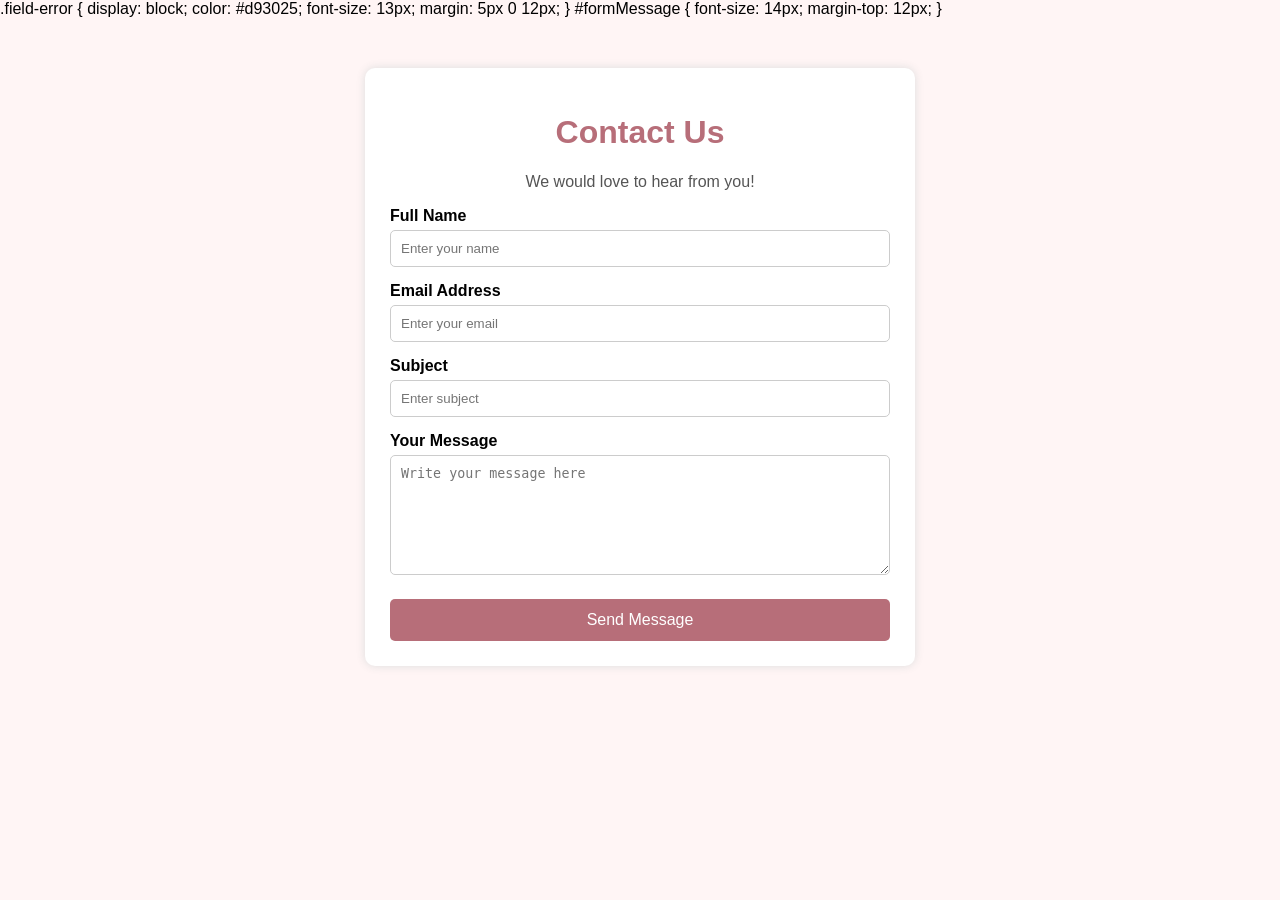
<file: contact.html>
<!DOCTYPE html>
<html lang="en">
<head>
    <meta charset="UTF-8">
    <meta name="viewport" content="width=device-width, initial-scale=1.0">
    <title>Contact Us - Skin Care</title>
    .field-error {
    display: block;
    color: #d93025;
    font-size: 13px;
    margin: 5px 0 12px;
}

#formMessage {
    font-size: 14px;
    margin-top: 12px;
}

    <style>
        body {
            font-family: Arial, sans-serif;
            background-color: #fff5f5;
            margin: 0;
            padding: 0;
        }

        .container {
            width: 90%;
            max-width: 500px;
            margin: 50px auto;
            background-color: white;
            padding: 25px;
            border-radius: 10px;
            box-shadow: 0 0 10px #ddd;
        }

        h1 {
            text-align: center;
            color: #b76e79;
        }

        p {
            text-align: center;
            color: #555;
        }

        label {
            display: block;
            margin-top: 15px;
            font-weight: bold;
        }

        input, textarea {
            width: 100%;
            padding: 10px;
            margin-top: 5px;
            border: 1px solid #ccc;
            border-radius: 5px;
            box-sizing: border-box;
        }

        textarea {
            height: 120px;
            resize: vertical;
        }

        button {
            width: 100%;
            padding: 12px;
            margin-top: 20px;
            background-color: #b76e79;
            color: white;
            border: none;
            border-radius: 5px;
            cursor: pointer;
            font-size: 16px;
        }

        button:hover {
            background-color: #985461;
        }
    </style>
</head>

<body>

    <div class="container">
        <h1>Contact Us</h1>
        <p>We would love to hear from you!</p>

        <form id="contactForm">
            <label for="name">Full Name</label>
            <input type="text" id="name" name="name"
                   placeholder="Enter your name" required>

            <label for="email">Email Address</label>
            <input type="email" id="email" name="email"
                   placeholder="Enter your email" required>

            <label for="subject">Subject</label>
            <input type="text" id="subject" name="subject"
                   placeholder="Enter subject" required>

            <label for="message">Your Message</label>
            <textarea id="message" name="message"
                      placeholder="Write your message here"
                      required></textarea>

            <button type="submit">Send Message</button>
        </form>
    </div>

    <script>
        document.getElementById("contactForm").addEventListener("submit", function(event) {
            event.preventDefault();
            alert("Thank you! Your form has been submitted.");
            this.reset();
        });
    </script>

</body>
</html>
</file>
